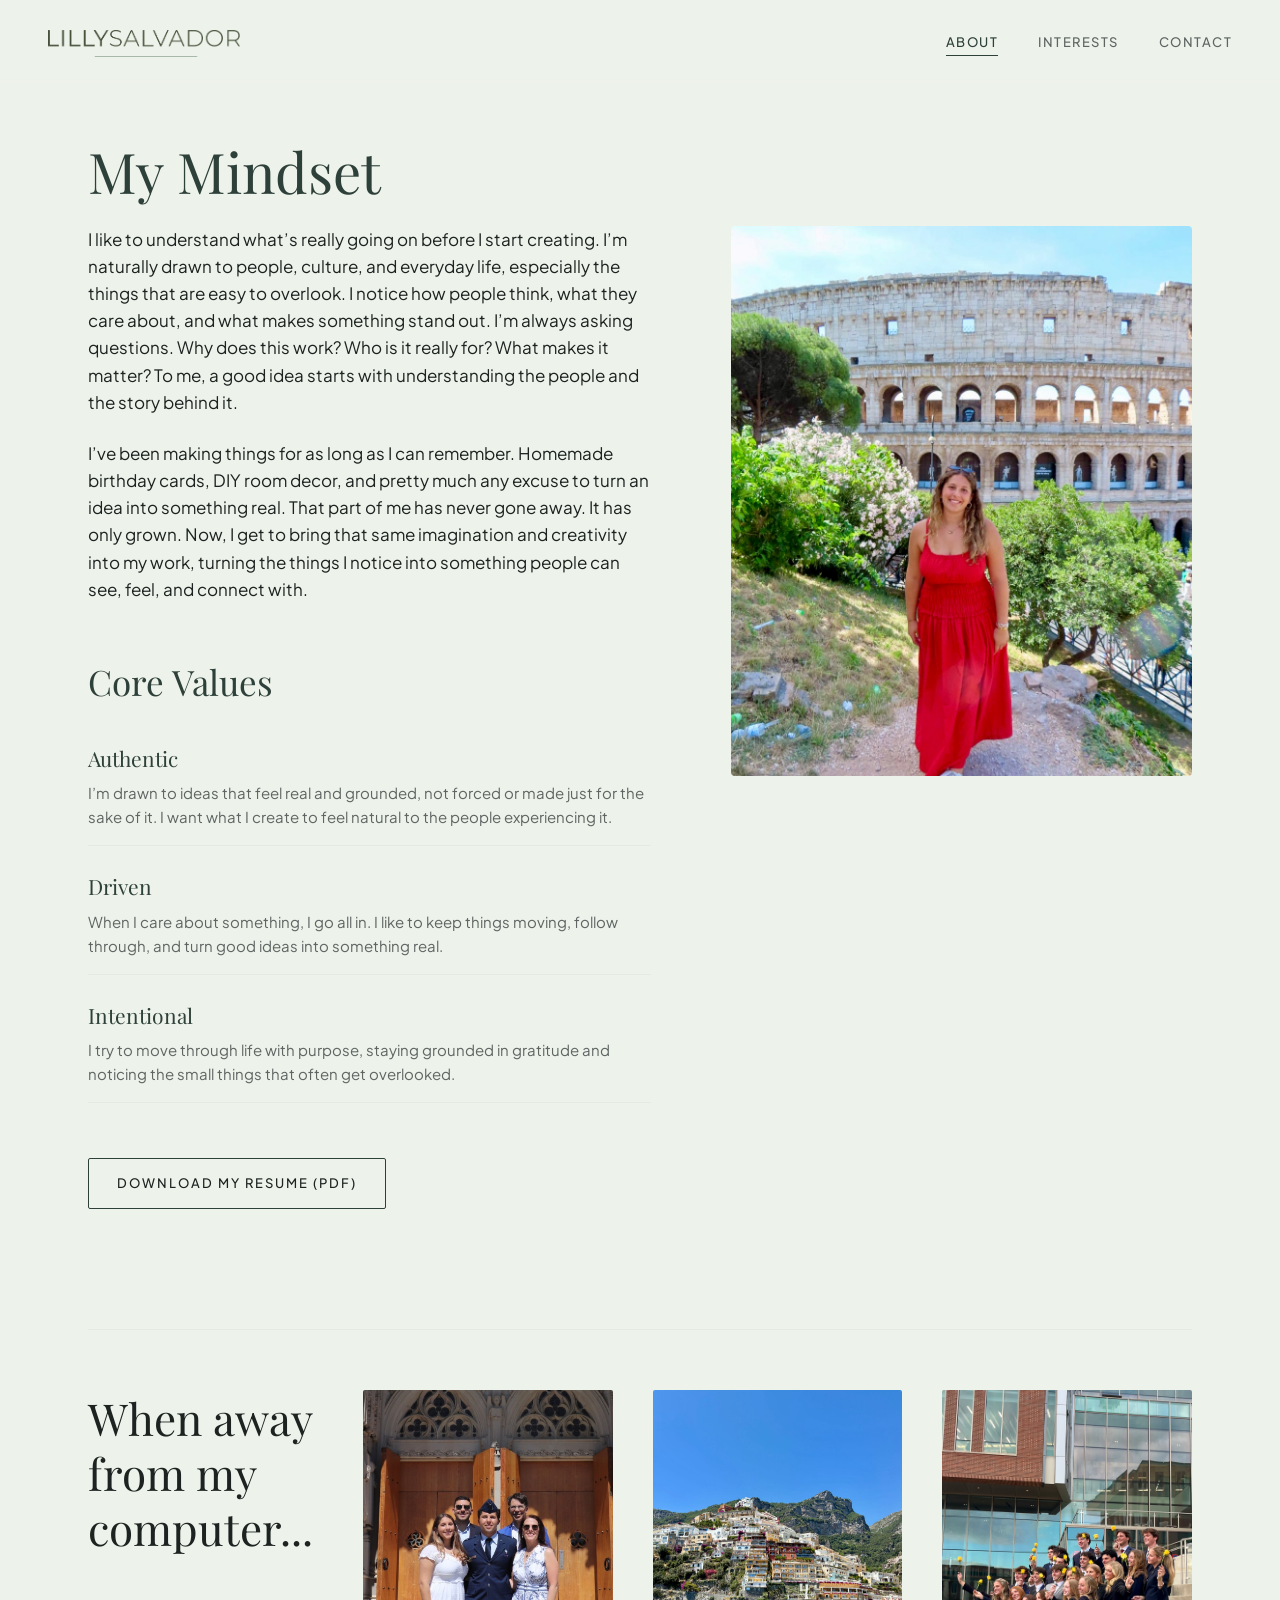
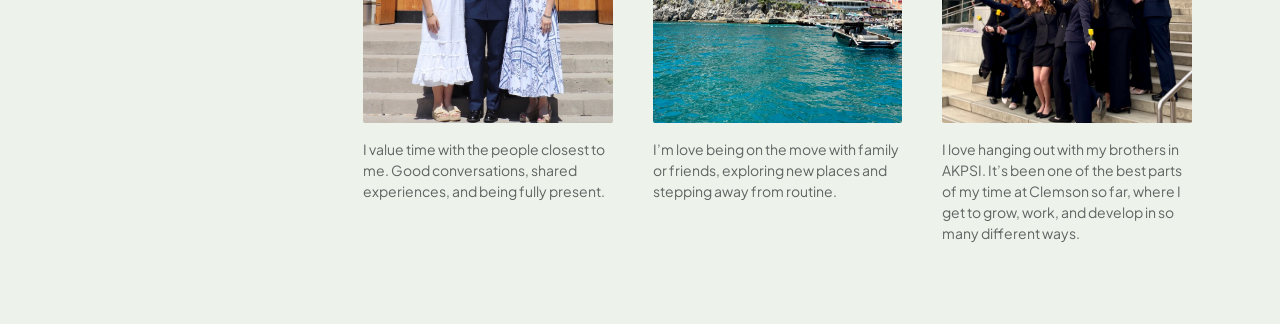
<file: about.html>
<!DOCTYPE html>
<html>
<head>
    <meta charset="utf-8"/>
    <meta name="viewport" content="width=device-width, initial-scale=1.0, minimum-scale=1.0, maximum-scale=1.0"/>
    <meta name="keywords" content="Portfolio">
    <title>Lilly Salvador's Portfolio | About</title>
    <link rel="stylesheet" href="style.css">
    <link rel="preconnect" href="https://fonts.googleapis.com">
    <link rel="preconnect" href="https://fonts.gstatic.com" crossorigin>
    <link href="https://fonts.googleapis.com/css2?family=Plus+Jakarta+Sans:wght@300;400;500;600&family=Playfair+Display:ital,wght@0,400;0,600;1,400&display=swap" rel="stylesheet">
</head>
<body>
<nav id="main-nav">
    <div class="logo">
        <a href="index.html">
            <img src="Portfolio%20Word%20Logo.png" alt="Lilly Salvador Logo">
        </a>
    </div>
    <div class="nav-links">
        <a class="nav-link active-nav" href="about.html">About</a>
        <a class="nav-link" href="interests.html">Interests</a>
        <a class="nav-link" href="contact.html">Contact</a>
    </div>
</nav>
    <div class="section-container">
        <h1 class="editorial-title">My Mindset</h1>
        <div class="about-layout">
            <div class="about-left">
                <div class="about-text-block">
                    <p>I like to understand what’s really going on before I start creating. I’m naturally drawn to people, culture, and everyday life, especially the things that are easy to overlook. I notice how people think, what they care about, and what makes something stand out. I’m always asking questions. Why does this work? Who is it really for? What makes it matter? To me, a good idea starts with understanding the people and the story behind it.</p>
                    <p>I’ve been making things for as long as I can remember. Homemade birthday cards, DIY room decor, and pretty much any excuse to turn an idea into something real. That part of me has never gone away. It has only grown. Now, I get to bring that same imagination and creativity into my work, turning the things I notice into something people can see, feel, and connect with.  </p>
                </div>

                <h2 class="editorial-title" style="font-size: 35px; margin-top: 60px;">Core Values</h2>
                <div class="traits-container">
                    <div class="trait-row">
                        <div class="trait-title">Authentic</div>
                        <div class="trait-desc">I’m drawn to ideas that feel real and grounded, not forced or made just for the sake of it. I want what I create to feel natural to the people experiencing it.</div>
                    </div>
                    <div class="trait-row">
                        <div class="trait-title">Driven</div>
                        <div class="trait-desc">When I care about something, I go all in. I like to keep things moving, follow through, and turn good ideas into something real.</div>
                    </div>
                    <div class="trait-row">
                        <div class="trait-title">Intentional</div>
                        <div class="trait-desc">I try to move through life with purpose, staying grounded in gratitude and noticing the small things that often get overlooked.</div>
                    </div>
                </div>

                <a href="LillySalvadorResumePDF.pdf" target="_blank" download class="cv-button">Download My Resume (PDF)</a>
            </div>
            <div class="about-right">
                <div class="about-sticky-img">
                    <img src="Lilly%20Solo%20Picture.jpg" alt="My About Portrait">
                </div>
            </div>
        </div>
    
        <div class="away-section">
    <div class="away-header-col">
        <h2>When away from my computer...</h2>
    </div>
    <div class="away-content-col">
        <div class="away-card">
            <div class="away-image-wrapper">
                <img src="AboutMeFamily.JPG" alt="Family/Friends">
            </div>
            <p>I value time with the people closest to me. Good conversations, shared experiences, and being fully present.</p>
        </div>
        <div class="away-card">
            <div class="away-image-wrapper">
                <img src="AboutMeTravel.jpg" alt="Travelling - Amalfi Coast">
            </div>
            <p>I’m love being on the move with family or friends, exploring new places and stepping away from routine.</p>
        </div>
        <div class="away-card">
            <div class="away-image-wrapper">
                <img src="AboutMeAKPSI.jpeg" alt="Alpha Kappa Psi">
            </div>
            <p>I love hanging out with my brothers in AKPSI. It’s been one of the best parts of my time at Clemson so far, where I get to grow, work, and develop in so many different ways.</p>
        </div>
    </div>
</div>
    </div>
</body>
</html>
</file>
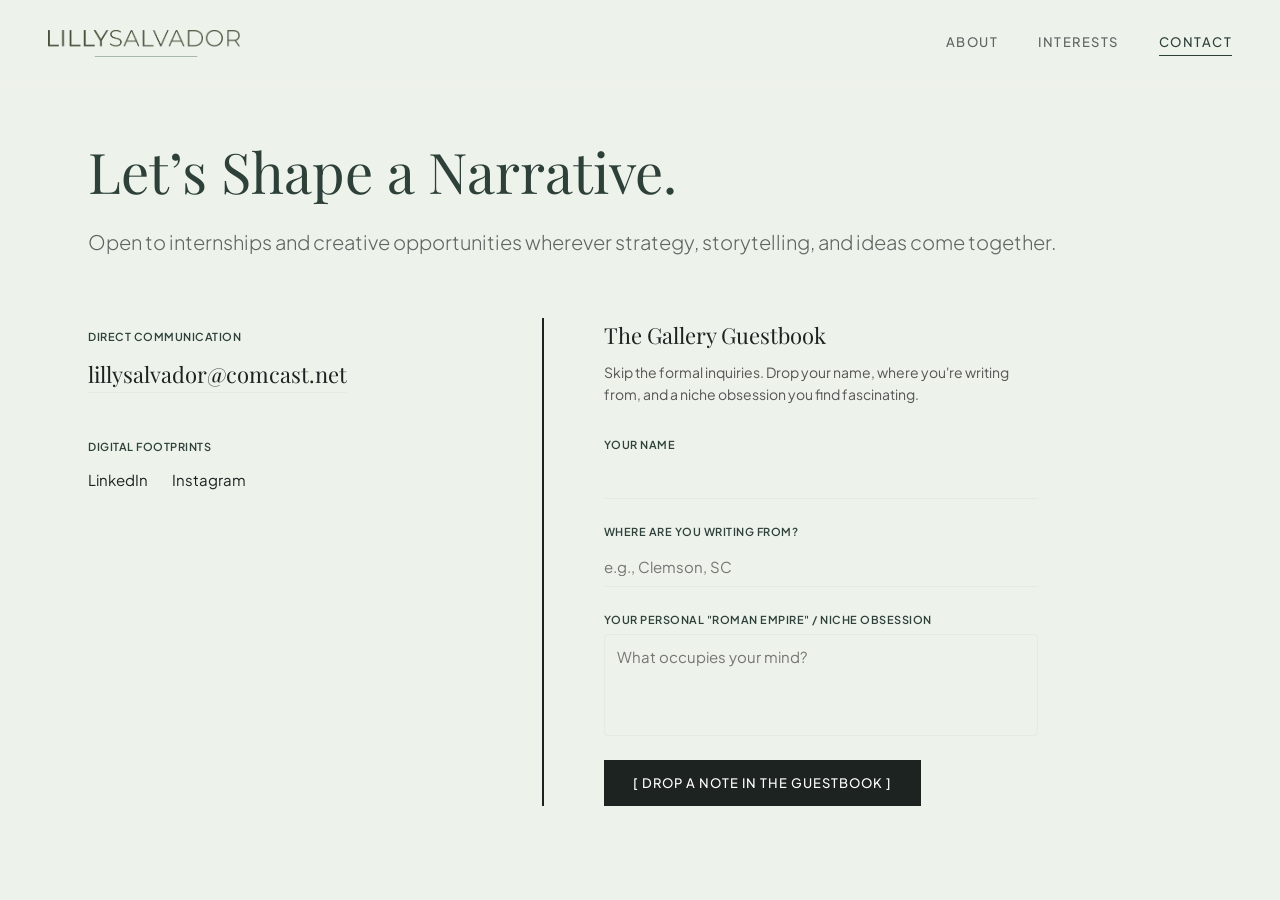
<file: contact.html>
<!DOCTYPE html>
<html lang="en">
<head>
    <meta charset="utf-8"/>
    <meta name="viewport" content="width=device-width, initial-scale=1.0, minimum-scale=1.0, maximum-scale=1.0"/>
    <meta name="keywords" content="Portfolio">
    <title>Lilly Salvador's Portfolio | Contact</title>
    <link rel="stylesheet" href="style.css">
    <link rel="preconnect" href="https://fonts.googleapis.com">
    <link rel="preconnect" href="https://fonts.gstatic.com" crossorigin>
    <link href="https://fonts.googleapis.com/css2?family=Plus+Jakarta+Sans:wght@300;400;500;600&family=Playfair+Display:ital,wght@0,400;0,600;1,400&display=swap" rel="stylesheet">
</head>
<body>
    <nav id="main-nav">
        <div class="logo">
            <a href="index.html">
                <img src="Portfolio%20Word%20Logo.png" alt="Lilly Salvador Logo">
            </a>
        </div>
        <div class="nav-links">
            <a class="nav-link" href="about.html">About</a>
            <a class="nav-link" href="interests.html">Interests</a>
            <a class="nav-link active-nav" href="contact.html">Contact</a>
        </div>
    </nav>
    <div class="section-container">
        <h1 class="editorial-title">Let’s Shape a Narrative.</h1>
        <p class="section-subtitle">Open to internships and creative opportunities wherever strategy, storytelling, and ideas come together.</p>
        
        <div class="contact-grid">
            
            <div style="display: flex; flex-direction: column; gap: 45px; padding-top: 10px;">
                <div class="contact-method-row">
                    <div class="guestbook-label" style="margin-bottom: 12px;">Direct Communication</div>
                    <a href="mailto:your.email@domain.com" class="editorial-link">lillysalvador@comcast.net</a>
                </div>

                <div class="contact-method-row">
                    <div class="guestbook-label" style="margin-bottom: 12px;">Digital Footprints</div>
                    <div class="contact-social-flex" style="display: flex; gap: 24px;">
                        <a href="https://www.linkedin.com/in/lilly-salvador" target="_blank" class="social-link">LinkedIn</a>
                        <a href="https://www.instagram.com/rightsideoflilly/" target="_blank" class="social-link">Instagram</a>
                    </div>
                </div>
            </div>

            <div class="guestbook-column">
                <h3 style="font-family: 'Playfair Display', serif; font-size: 22px; margin-bottom: 8px; color: var(--text-dark, #2b2b2b); font-weight: 400;">The Gallery Guestbook</h3>
                <p style="font-size: 14px; color: #555555; margin-bottom: 30px; line-height: 1.6;">Skip the formal inquiries. Drop your name, where you're writing from, and a niche obsession you find fascinating.</p>
                
                <form action="https://formspree.io/f/xkoalrpq" method="POST">
                    
                    <div class="guestbook-form-group">
                        <label class="guestbook-label">Your Name</label>
                        <input type="text" name="name" required class="guestbook-input">
                    </div>

                    <div class="guestbook-form-group">
                        <label class="guestbook-label">Where are you writing from?</label>
                        <input type="text" name="location" placeholder="e.g., Clemson, SC" required class="guestbook-input">
                    </div>

                    <div class="guestbook-form-group">
                        <label class="guestbook-label">Your Personal "Roman Empire" / Niche Obsession</label>
                        <textarea name="obsession" rows="4" required class="guestbook-textarea" placeholder="What occupies your mind?"></textarea>
                    </div>

                    <div>
                        <button type="submit" class="guestbook-submit">
                            [ Drop a Note in the Guestbook ]
                        </button>
                    </div>
                </form>
            </div>

        </div>
    </div>
    </body>
</html>
</file>
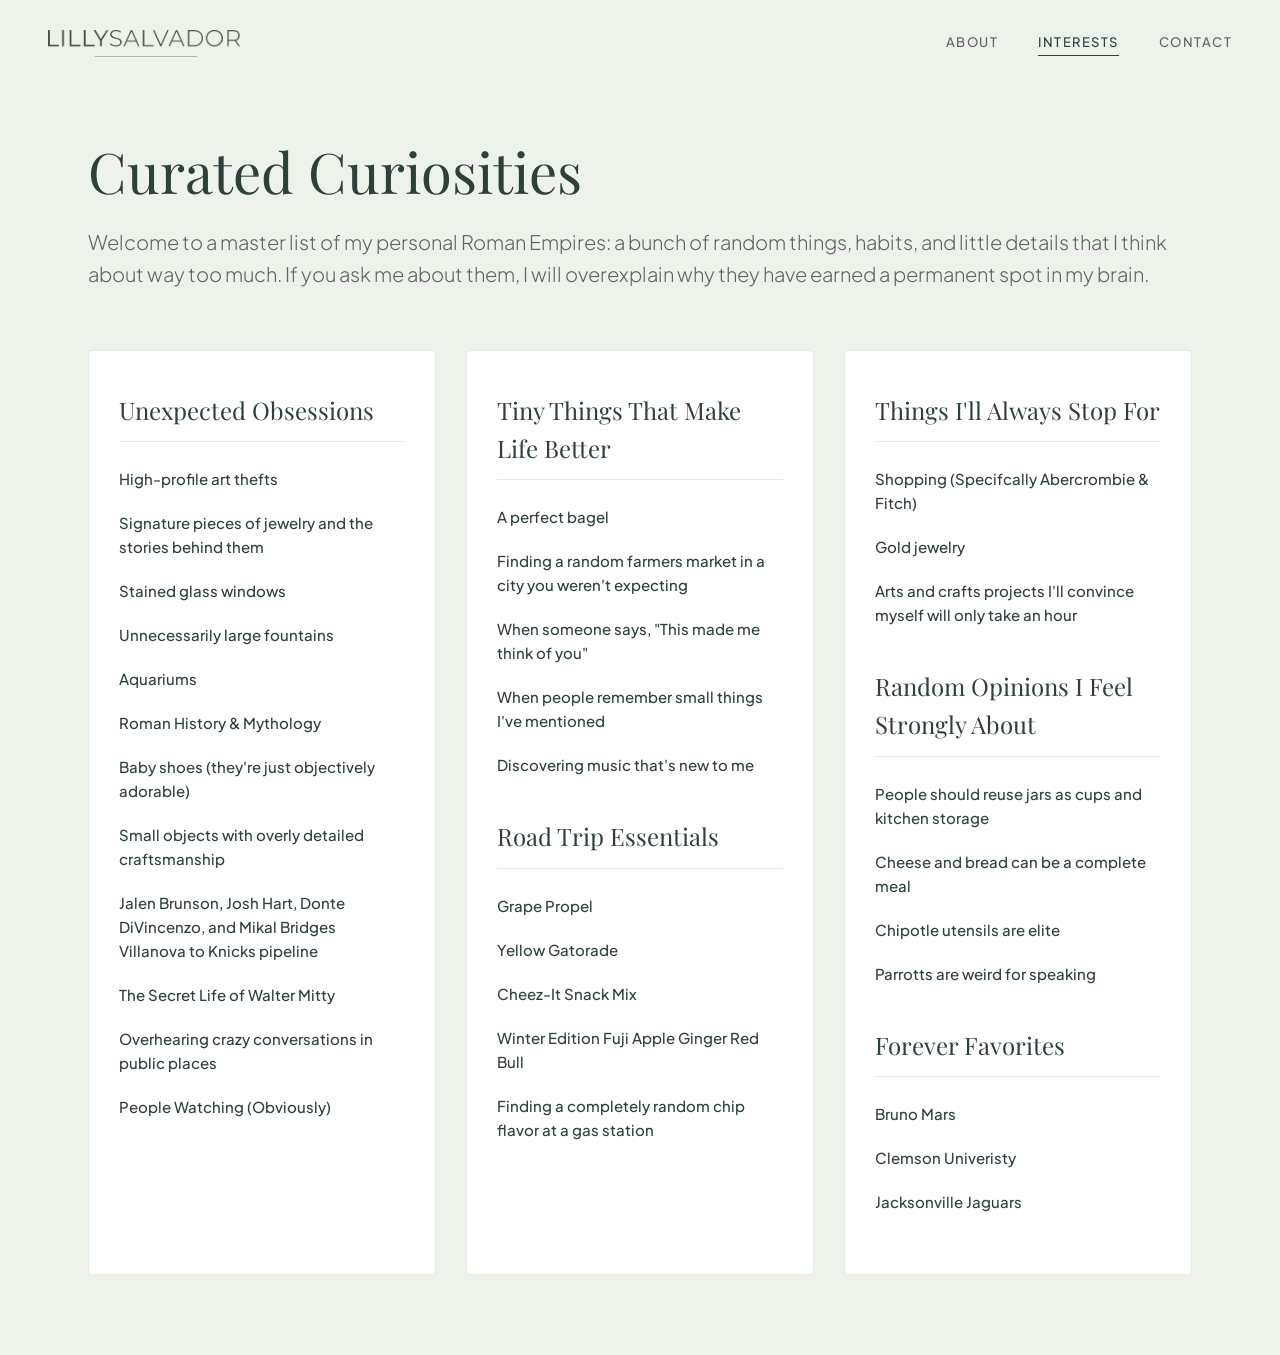
<file: interests.html>
<!DOCTYPE html>
<html lang="en">
<head>
    <meta charset="utf-8"/>
    <meta name="viewport" content="width=device-width, initial-scale=1.0, minimum-scale=1.0, maximum-scale=1.0"/>
    <meta name="keywords" content="Portfolio">
    <title>Lilly Salvador's Portfolio | Interests</title> 
    <link rel="stylesheet" href="style.css">
    <link rel="preconnect" href="https://fonts.googleapis.com">
    <link rel="preconnect" href="https://fonts.gstatic.com" crossorigin>
    <link href="https://fonts.googleapis.com/css2?family=Plus+Jakarta+Sans:wght@300;400;500;600&family=Playfair+Display:ital,wght@0,400;0,600;1,400&display=swap" rel="stylesheet">
</head>
<body>
    <nav id="main-nav">
        <div class="logo">
            <a href="index.html">
                <img src="Portfolio%20Word%20Logo.png" alt="Lilly Salvador Logo">
            </a>
        </div>
        <div class="nav-links">
            <a class="nav-link" href="about.html">About</a>
            <a class="nav-link active-nav" href="interests.html">Interests</a>
            <a class="nav-link" href="contact.html">Contact</a>
        </div>
    </nav>
    <div class="section-container">
        <h1 class="editorial-title">Curated Curiosities</h1>
        <p class="section-subtitle">Welcome to a master list of my personal Roman Empires: a bunch of random things, habits, and little details that I think about way too much. If you ask me about them, I will overexplain why they have earned a permanent spot in my brain.  </p>
        
        <div class="lists-layout">
            
            <div class="list-card">
                <h3>Unexpected Obsessions</h3>
                <ul>
                    <li><span class="item-title">High-profile art thefts</span></li>
                    <li><span class="item-title">Signature pieces of jewelry and the stories behind them</span></li>
                    <li><span class="item-title">Stained glass windows</span></li>
                    <li><span class="item-title">Unnecessarily large fountains</span></li>
                    <li><span class="item-title">Aquariums</span></li>
                    <li><span class="item-title">Roman History & Mythology</span></li>
                    <li><span class="item-title">Baby shoes (they're just objectively adorable)</span></li>
                    <li><span class="item-title">Small objects with overly detailed craftsmanship</span></li>
                    <li><span class="item-title">Jalen Brunson, Josh Hart, Donte DiVincenzo, and Mikal Bridges Villanova to Knicks pipeline</span></li>
                    <li><span class="item-title">The Secret Life of Walter Mitty</span></li>
                    <li><span class="item-title">Overhearing crazy conversations in public places</span></li>
                    <li><span class="item-title">People Watching (Obviously)</span></li>
                </ul>
            </div>

            <div class="list-card">
                <h3>Tiny Things That Make Life Better</h3>
                <ul>
                    <li><span class="item-title">A perfect bagel</span></li>
                    <li><span class="item-title">Finding a random farmers market in a city you weren't expecting</span></li>
                    <li><span class="item-title">When someone says, "This made me think of you"</span></li>
                    <li><span class="item-title">When people remember small things I've mentioned</span></li>
                    <li><span class="item-title">Discovering music that's new to me</span></li>
                </ul>

                <h3 style="margin-top: 40px;">Road Trip Essentials</h3>
                <ul>
                    <li><span class="item-title">Grape Propel</span></li>
                    <li><span class="item-title">Yellow Gatorade</span></li>
                    <li><span class="item-title">Cheez-It Snack Mix</span></li>
                    <li><span class="item-title">Winter Edition Fuji Apple Ginger Red Bull</span></li>
                    <li><span class="item-title">Finding a completely random chip flavor at a gas station</span></li>
                </ul>
            </div>

            <div class="list-card">
                <h3>Things I'll Always Stop For</h3>
                <ul>
                    <li><span class="item-title">Shopping (Specifcally Abercrombie & Fitch) </span></li>
                    <li><span class="item-title">Gold jewelry</span></li>
                    <li><span class="item-title">Arts and crafts projects I'll convince myself will only take an hour</span></li>
                </ul>

                <h3 style="margin-top: 40px;">Random Opinions I Feel Strongly About</h3>
                <ul>
                    <li><span class="item-title">People should reuse jars as cups and kitchen storage</span></li>
                    <li><span class="item-title">Cheese and bread can be a complete meal</span></li>
                    <li><span class="item-title">Chipotle utensils are elite</span></li>
                    <li><span class="item-title">Parrotts are weird for speaking</span></li>
                </ul>

                <h3 style="margin-top: 40px;">Forever Favorites</h3>
                <ul>
                    <li><span class="item-title">Bruno Mars</span></li>
                    <li><span class="item-title">Clemson Univeristy</span></li>
                    <li><span class="item-title">Jacksonville Jaguars</span></li>
                </ul>
            </div>
        </div>
    </div>
    </body>
</html>
</file>
<file: style.css>
/* ==========================================================================
   1. UNIVERSAL & GLOBAL LAYOUT SETUP
   ========================================================================== */
* {
    margin: 0px;
    padding: 0px;
    box-sizing: border-box;
}

:root {
    --bg-green: #EDF2EA;
    --text-dark: #1C2321;
    --text-muted: #5E6563;
    --primary-green: #2E403A;
    --accent-sage: #8CA18F;
    --light-sage: #E4EAE4;
    --font-sans: 'Plus Jakarta Sans', sans-serif;
    --font-serif: 'Playfair Display', serif;
    --transition: all 0.5s cubic-bezier(0.25, 1, 0.5, 1);
}

body {
    background-color: var(--bg-green);
    color: var(--text-dark);
    font-family: var(--font-sans);
    overflow-x: hidden;
    line-height: 1.6;
}

a {
    color: inherit;
    text-decoration: none;
    transition: var(--transition);
}

.section-container {
    max-width: 1200px;
    margin: 0px auto;
    padding: 140px 48px 80px 48px;
    min-height: 100vh;
}

.page {
    display: none;
}

.page.active {
    display: block;
}

/* ==========================================================================
   2. TYPOGRAPHY ARCHITECTURE
   ========================================================================== */
.editorial-title {
    font-family: var(--font-serif);
    font-size: 56px;
    font-weight: 400;
    line-height: 1.1;
    color: var(--primary-green);
    margin-bottom: 24px;
}

.section-subtitle {
    font-size: 20px;
    color: var(--text-muted);
    max-width: 100%;
    width: 100%;
    font-weight: 300;
    margin-bottom: 60px;
}

/* ==========================================================================
   3. GLOBAL NAVIGATION & ENTRANCE SCREEN
   ========================================================================== */
#entrance-screen {
    position: fixed;
    top: 0px;
    left: 0px;
    width: 100vw;
    height: 100vh;
    background-color: var(--primary-green);
    color: var(--bg-green);
    display: flex;
    flex-direction: column;
    justify-content: center;
    align-items: center;
    z-index: 9999;
    transition: transform 0.8s cubic-bezier(0.76, 0, 0.24, 1);
}

#entrance-screen.dismissed {
    transform: translateY(-100%);
}

.entrance-title {
    font-family: var(--font-serif);
    font-size: 100px;
    font-weight: 400;
    margin-bottom: 10px;
    letter-spacing: 1px;
}

.explore-btn {
    font-family: var(--font-sans);
    font-size: 18px;
    text-transform: uppercase;
    letter-spacing: 3px;
    background: none;
    border: none;
    color: var(--accent-sage);
    cursor: pointer;
    padding: 15px 30px;
    margin-top: 20px;
    transition: var(--transition);
    border-bottom: 1px solid transparent;
}

.explore-btn:hover {
    color: var(--bg-green);
    border-bottom: 1px solid var(--bg-green);
}

.entrance-socials {
    position: absolute;
    bottom: 40px;
    display: flex;
    gap: 30px;
}

.entrance-socials a {
    font-size: 15px;
    text-transform: uppercase;
    letter-spacing: 1.5px;
    color: var(--accent-sage);
}

.entrance-socials a:hover {
    color: var(--bg-green);
}

nav {
    position: fixed;
    top: 0px;
    left: 0px;
    width: 100%; 
    padding: 30px 48px;
    display: flex;
    justify-content: space-between;
    align-items: center;
    z-index: 1000;
    background: linear-gradient(to bottom, var(--bg-green) 85%, rgba(253,251,247,0));
}

.logo {
    cursor: pointer;
    display: flex;
    align-items: center;
    justify-content: flex-start;
    /* Uses clamp to fluidly scale between 140px on mobile and 200px on desktop */
    width: clamp(140px, 15vw, 200px); 
}

.logo img {
    width: 100%;       /* Let the container dictate the width */
    height: auto;      /* Maintain perfect proportions naturally */
    display: block;
}

.nav-links {
    display: flex;
    gap: 40px;
}

.nav-link {
    font-size: 13px;
    text-transform: uppercase;
    letter-spacing: 1.5px;
    font-weight: 500;
    color: var(--text-muted);
    cursor: pointer;
    padding-bottom: 2px;
    border-bottom: 1px solid transparent;
}

.nav-link:hover, .nav-link.active-nav {
    color: var(--primary-green);
    border-bottom: 1px solid var(--primary-green);
}

/* ==========================================================================
   4. HOMEPAGE HUB & PROJECT SLIDER
   ========================================================================== */
#home.section-container {
    display: flex;
    flex-direction: column;
    justify-content: center;
    align-items: center;
}

.project-slider {
    display: flex;
    flex-direction: column;
    gap: 40px;
}

.slide-row {
    display: flex;
    flex-direction: row;
    justify-content: center;
    align-items: center;
    gap: 60px;
}

.slide-image-wrap {
    flex-shrink: 0;
    width: 350px;
    height: 400px;
    overflow: hidden;
    border-radius: 4px;
    background-color: var(--light-sage);
}

.slide-image {
    width: 100%;
    height: 100%;
    object-fit: cover;
    display: block;
    transition: var(--transition);
}

.slide-image-wrap:hover .slide-image {
    transform: scale(1.03);
}

.slide-info {
    display: flex;
    flex-direction: column;
    align-items: flex-start;
    max-width: 420px;
}

.slide-title {
    font-family: var(--font-serif);
    font-size: 40px;
    font-weight: 400;
    line-height: 1.2;
    color: var(--primary-green);
    margin-bottom: 28px;
}

.slide-link {
    display: inline-flex;
    align-items: center;
    gap: 8px;
    padding: 14px 28px;
    background-color: var(--primary-green);
    color: var(--bg-green);
    text-transform: uppercase;
    font-size: 13px;
    letter-spacing: 2px;
    font-weight: 500;
    border-radius: 2px;
    cursor: pointer;
}

.slide-link:hover {
    background-color: var(--accent-sage);
}

.slide-link .arrow {
    transition: transform 0.3s ease;
}

.slide-link:hover .arrow {
    transform: translateX(4px);
}

.slide-nav {
    display: flex;
    align-items: center;
    justify-content: center;
    gap: 24px;
    padding-top: 24px;
    border-top: 1px solid var(--light-sage);
}

.slide-nav button {
    background: none;
    border: none;
    font-size: 24px;
    line-height: 1;
    cursor: pointer;
    color: var(--text-muted);
    transition: var(--transition);
}

.slide-nav button:hover {
    color: var(--primary-green);
}

.slide-counter {
    font-size: 13px;
    letter-spacing: 1.5px;
    font-weight: 500;
    color: var(--primary-green);
}

.slide-counter .sep {
    color: var(--text-muted);
    margin: 0 6px;
}

.slide-counter #total-count {
    color: var(--text-muted);
}

@media (max-width: 640px) {
    .slide-row {
        gap: 24px;
    }
    .slide-image-wrap {
        width: 42vw;
        height: 260px;
    }
    .slide-info {
        max-width: none;
    }
    .slide-title {
        font-size: 28px;
    }
}

/* ==========================================================================
   5. UNIVERSAL PROJECT SUB-GALLERIES (AUTOMATIC SHAPE FLOW)
   ========================================================================== */
.back-to-hub {
    display: inline-flex;
    align-items: center;
    gap: 8px;
    font-size: 13px;
    text-transform: uppercase;
    letter-spacing: 1px;
    color: var(--text-muted);
    margin-bottom: 30px;
    cursor: pointer;
    font-weight: 500;
}

.back-to-hub:hover {
    color: var(--primary-green);
}

/* Clean, modern structural masonry columns across all sub-galleries */
.masonry-grid {
    column-count: 1;
    column-gap: 24px;
    width: 100%;
}

@media (min-width: 768px) {
    .masonry-grid {
        column-count: 2;
    }
}

@media (min-width: 1024px) {
    .masonry-grid {
        column-count: 3;
    }
}

.portfolio-item {
    display: inline-block;
    width: 100%;
    margin-bottom: 24px;
    background-color: white;
    border-radius: 4px;
    overflow: hidden;
    position: relative;
    border: 1px solid var(--light-sage);
}

/* Dynamic height flow based on individual asset shapes */
.portfolio-item img {
    width: 100%;
    height: auto;
    display: block;
    transition: var(--transition);
}

.portfolio-overlay {
    position: absolute;
    top: 0px; left: 0px; width: 100%; height: 100%;
    background: linear-gradient(to top, rgba(46,64,58,0.95) 10%, rgba(46,64,58,0) 70%);
    display: flex;
    flex-direction: column;
    justify-content: flex-end;
    padding: 30px;
    opacity: 0;
    transition: var(--transition);
}

.portfolio-item:hover .portfolio-overlay {
    opacity: 1;
}

.portfolio-item:hover img {
    transform: scale(1.04);
}

.portfolio-overlay h4 {
    font-family: var(--font-serif);
    color: var(--bg-green);
    font-size: 22px;
    margin-bottom: 6px;
    font-weight: 400;
}

.portfolio-overlay p {
    color: var(--accent-sage);
    font-size: 12px;
    text-transform: uppercase;
    letter-spacing: 1px;
}

#branding .section-subtitle {
    max-width: 100%;
}

/* ==========================================================================
   6. ABOUT PAGE LAYOUT & AWAY COMPONENT
   ========================================================================== */
.about-layout {
    display: grid;
    grid-template-columns: 1.1fr 0.9fr;
    gap: 80px;
    align-items: start;
}

.about-text-block {
    font-size: 17px;
    color: var(--text-dark);
}

.about-text-block p {
    margin-bottom: 24px;
}

.traits-container {
    margin: 40px 0px;
    display: flex;
    flex-direction: column;
    gap: 24px;
}

.trait-row {
    border-bottom: 1px solid var(--light-sage);
    padding-bottom: 16px;
}

.trait-title {
    font-family: var(--font-serif);
    font-size: 21px;
    color: var(--primary-green);
    margin-bottom: 6px;
}

.trait-desc {
    font-size: 15px;
    color: var(--text-muted);
}

.cv-button {
    display: inline-block;
    border: 1px solid var(--primary-green);
    padding: 14px 28px;
    text-transform: uppercase;
    font-size: 13px;
    letter-spacing: 2px;
    font-weight: 500;
    margin-top: 15px;
    border-radius: 2px;
}

.cv-button:hover {
    background-color: var(--primary-green);
    color: var(--bg-green);
}

.about-sticky-img {
    position: sticky;
    top: 140px;
    width: 100%;
    height: 550px;
    background-color: var(--light-sage);
    border-radius: 4px;
    overflow: hidden;
}

.about-sticky-img img {
    width: 100%;
    height: 100%;
    object-fit: cover;
}

/* TALL EDITORIAL GRID WINDOWS FOR HOBBY IMAGES */
.away-section {
    display: grid;
    grid-template-columns: 1fr;
    gap: 40px;
    margin-top: 120px;
    padding-top: 60px;
    border-top: 1px solid var(--light-sage, #c8d3c5);
}

@media (min-width: 992px) {
    .away-section {
        grid-template-columns: 0.7fr 4.3fr; 
        gap: 50px;
        align-items: start;
    }
}

.away-header-col h2 {
    font-family: var(--font-serif);
    font-size: 38px;
    line-height: 1.25;
    color: var(--text-dark, #2b2b2b);
    margin: 0 !important;
    padding-top: 0 !important;
    font-weight: 400;
}

@media (min-width: 1200px) {
    .away-header-col h2 {
        font-size: 44px;
    }
}

.away-content-col {
    display: grid;
    grid-template-columns: 1fr;
    gap: 40px;
    margin-top: 0 !important;
    padding-top: 0 !important;
}

@media (min-width: 768px) {
    .away-content-col {
        grid-template-columns: 1fr 1fr 1fr;
    }
}

.away-card {
    display: flex;
    flex-direction: column;
    gap: 16px;
}

.away-image-wrapper {
    width: 100%;
    aspect-ratio: 3 / 4; 
    overflow: hidden;
    background-color: #f7f7f7;
    border-radius: 2px;
}

.away-image-wrapper img {
    width: 100%;
    height: 100%;
    object-fit: cover;
    transition: transform 0.4s ease;
}

.away-card:hover .away-image-wrapper img {
    transform: scale(1.03);
}

.away-card h3 {
    font-family: var(--font-sans);
    font-size: 12px;
    text-transform: uppercase;
    letter-spacing: 1.5px;
    font-weight: 600;
    margin: 0;
    color: var(--text-dark, #2b2b2b);
}

.away-card p {
    font-family: var(--font-sans);
    font-size: 14px;
    line-height: 1.5;
    margin: 0;
    color: var(--text-muted);
}

/* ==========================================================================
   7. LISTS / INTERESTS PAGE LAYOUT
   ========================================================================== */
.lists-layout {
    display: grid;
    grid-template-columns: repeat(3, 1fr);
    gap: 30px;
}

.list-card {
    background-color: white;
    padding: 40px 30px;
    border-radius: 4px;
    border: 1px solid var(--light-sage);
}

.list-card h3 {
    font-family: var(--font-serif);
    font-size: 24px;
    color: var(--primary-green);
    margin-bottom: 25px;
    border-bottom: 1px solid var(--light-sage);
    padding-bottom: 12px;
    font-weight: 400;
}

.list-card ul {
    list-style: none;
}

.list-card li {
    margin-bottom: 20px;
    font-size: 15px;
    display: flex;
    flex-direction: column;
}

.list-card li span.item-title {
    font-weight: 500;
    color: var(--primary-green);
}

.list-card li span.item-sub {
    font-size: 13px;
    color: var(--text-muted);
    margin-top: 4px;
    line-height: 1.4;
}

/* ==========================================================================
   8. CONTACT PAGE & GUESTBOOK COMPONENT
   ========================================================================== */
.contact-grid {
    display: grid;
    grid-template-columns: 1fr;
    gap: 30px;
    margin-top: 40px;
    max-width: 950px;
}

@media (min-width: 768px) {
    .contact-grid {
        grid-template-columns: 1fr 1.2fr; 
        gap: 40px;
    }
}

.guestbook-column {
    border-top: 2px solid var(--text-dark, #555555); 
    padding-left: 40px;
}

@media (min-width: 768px) {
    .guestbook-column {
        border-top: none;
        border-left: 2px solid var(--text-dark, #555555);
        padding-top: 0;
        padding-left: 60px;
    }
}

.guestbook-form-group {
    display: flex;
    flex-direction: column;
    gap: 6px;
    margin-bottom: 24px;
}

.guestbook-label {
    font-size: 11px;
    font-weight: 600;
    text-transform: uppercase;
    letter-spacing: 0.5px;
    color: var(--primary-green, #3d523a);
}

.guestbook-input {
    border: none;
    border-bottom: 1px solid var(--light-sage, #c8d3c5);
    padding: 10px 0;
    font-family: inherit;
    background: transparent;
    outline: none;
    color: var(--text-dark, #2b2b2b);
    font-size: 15px;
    transition: border-color 0.3s ease;
}

.guestbook-input:focus {
    border-color: var(--primary-green, #3d523a);
}

.guestbook-textarea {
    border: 1px solid var(--light-sage, #c8d3c5);
    padding: 12px;
    font-family: inherit;
    background: transparent;
    outline: none;
    resize: none;
    color: var(--text-dark, #2b2b2b);
    border-radius: 4px;
    font-size: 15px;
    transition: border-color 0.3s ease;
}

.guestbook-textarea:focus {
    border-color: var(--primary-green, #3d523a);
}

.guestbook-submit {
    background: var(--text-dark, #2b2b2b);
    color: #ffffff;
    border: 1px solid var(--text-dark, #2b2b2b);
    padding: 14px 28px;
    font-family: inherit;
    font-size: 13px;
    letter-spacing: 1px;
    cursor: pointer;
    transition: all 0.3s ease;
    text-transform: uppercase;
    font-weight: 500;
}

.guestbook-submit:hover {
    background: transparent;
    color: var(--text-dark, #2b2b2b);
}

.editorial-link {
    font-size: 22px;
    font-family: var(--font-serif);
    color: var(--text-dark, #2b2b2b);
    text-decoration: none;
    border-bottom: 1px solid var(--light-sage, #c8d3c5);
    transition: all 0.3s ease;
    display: inline-block;
}

.editorial-link:hover {
    border-color: var(--text-dark, #2b2b2b);
    color: var(--primary-green, #3d523a);
}

.social-link {
    color: var(--text-dark, #2b2b2b);
    text-decoration: none;
    font-size: 15px;
    border-bottom: 1px solid transparent;
    transition: all 0.3s ease;
}

.social-link:hover {
    border-bottom-color: var(--text-dark, #2b2b2b);
}

/* ==========================================================================
   9. GLOBAL CONSOLIDATED MEDIA BREAKPOINTS
   ========================================================================== */
@media (max-width: 950px) {
    .lists-layout { 
        grid-template-columns: repeat(2, 1fr); 
    }
}

@media (max-width: 850px) {
    .about-layout { 
        grid-template-columns: 1fr; 
        gap: 40px; 
    }
}

@media (max-width: 768px) {
    .section-container {
        padding: 120px 24px 60px 24px;
    }
    
    nav {
        padding: 24px 24px;
    }

    .entrance-title {
        font-size: 52px;
    }

    .editorial-title {
        font-size: 38px;
    }

    .hero-tagline {
        font-size: 32px;
    }

    .contact-link-large {
        font-size: 28px;
    }
}

@media (max-width: 650px) {
    .lists-layout { 
        grid-template-columns: 1fr; 
    }
    
    .nav-links {
        gap: 20px;
    }
}
</file>
